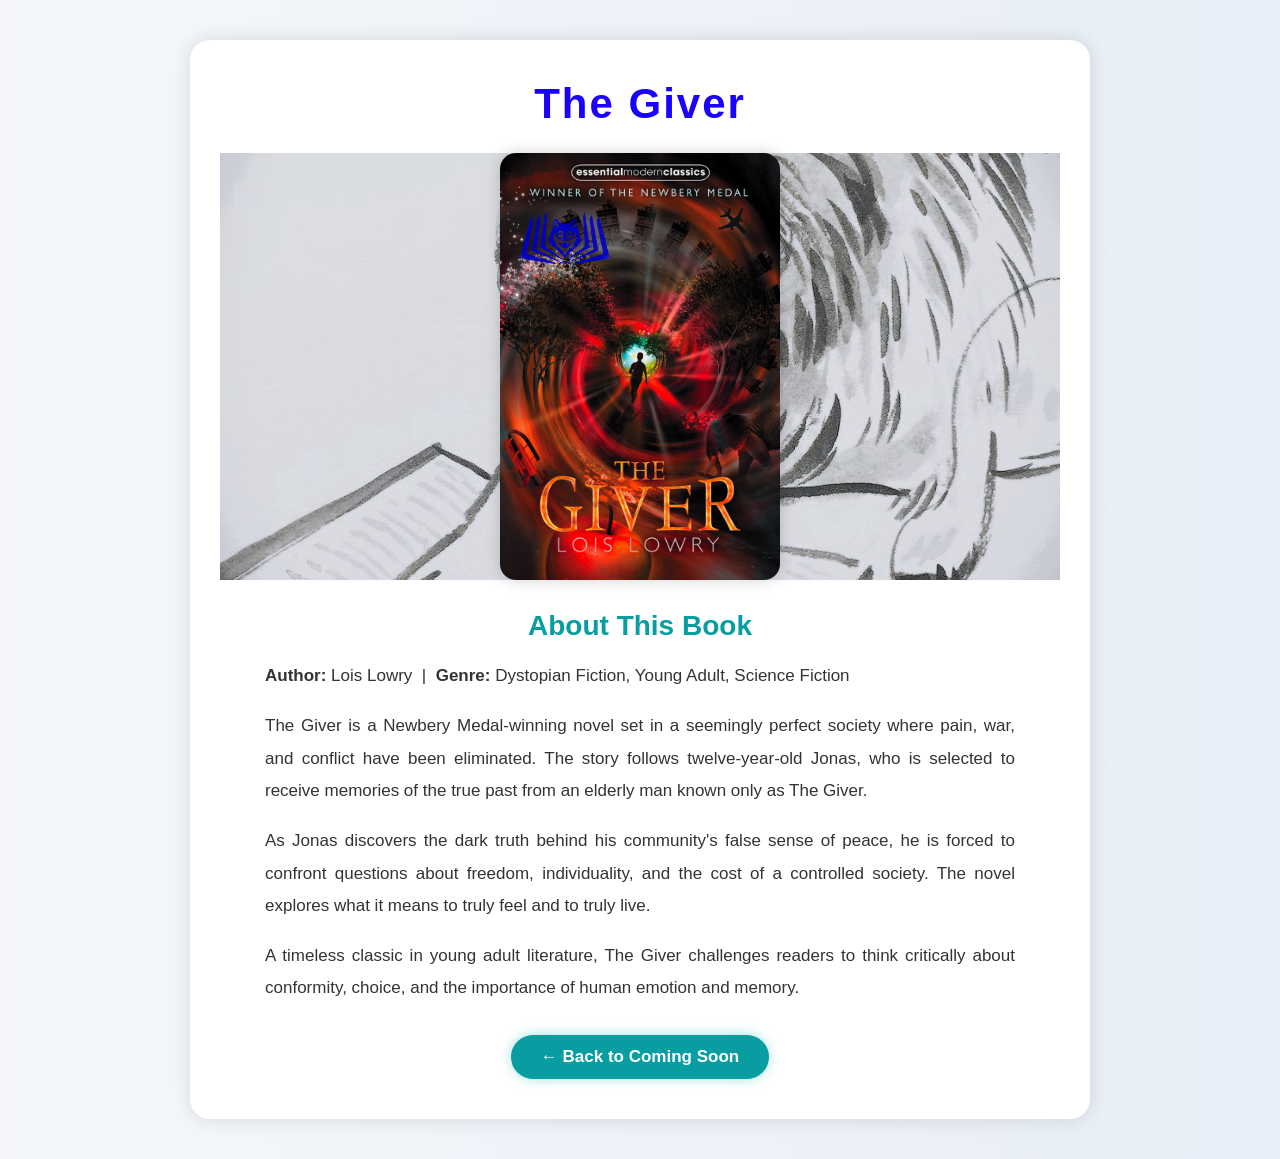
<file: arrivales_1.html>
<!DOCTYPE html>
<html lang="en">
<head>
  <meta charset="UTF-8" />
  <meta name="viewport" content="width=device-width, initial-scale=1.0" />
  <title>The Giver – ALPHA Book Store</title>
  <link rel="stylesheet" href="arrivales_1.css" />
</head>
<body>

  <div class="book-page">

    <h1 class="book-title">The Giver</h1>

    <div class="book-image-box">
      <img src="image/arrival_1.jpg" alt="The Giver Book Cover" class="book-image" />
    </div>

    <div class="book-content">
      <h2>About This Book</h2>
      <p><strong>Author:</strong> Lois Lowry &nbsp;|&nbsp; <strong>Genre:</strong> Dystopian Fiction, Young Adult, Science Fiction</p>

      <p>
        The Giver is a Newbery Medal-winning novel set in a seemingly perfect society where pain, war, 
        and conflict have been eliminated. The story follows twelve-year-old Jonas, who is selected 
        to receive memories of the true past from an elderly man known only as The Giver.
      </p>

      <p>
        As Jonas discovers the dark truth behind his community's false sense of peace, he is forced 
        to confront questions about freedom, individuality, and the cost of a controlled society. 
        The novel explores what it means to truly feel and to truly live.
      </p>

      <p>
        A timeless classic in young adult literature, The Giver challenges readers to think critically 
        about conformity, choice, and the importance of human emotion and memory.
      </p>
    </div>

    <div class="book-button-box">
      <a href="index.html#Arrivals">
        <button class="add-book-btn">← Back to Coming Soon</button>
      </a>
    </div>

  </div>

</body>
</html>
</file>
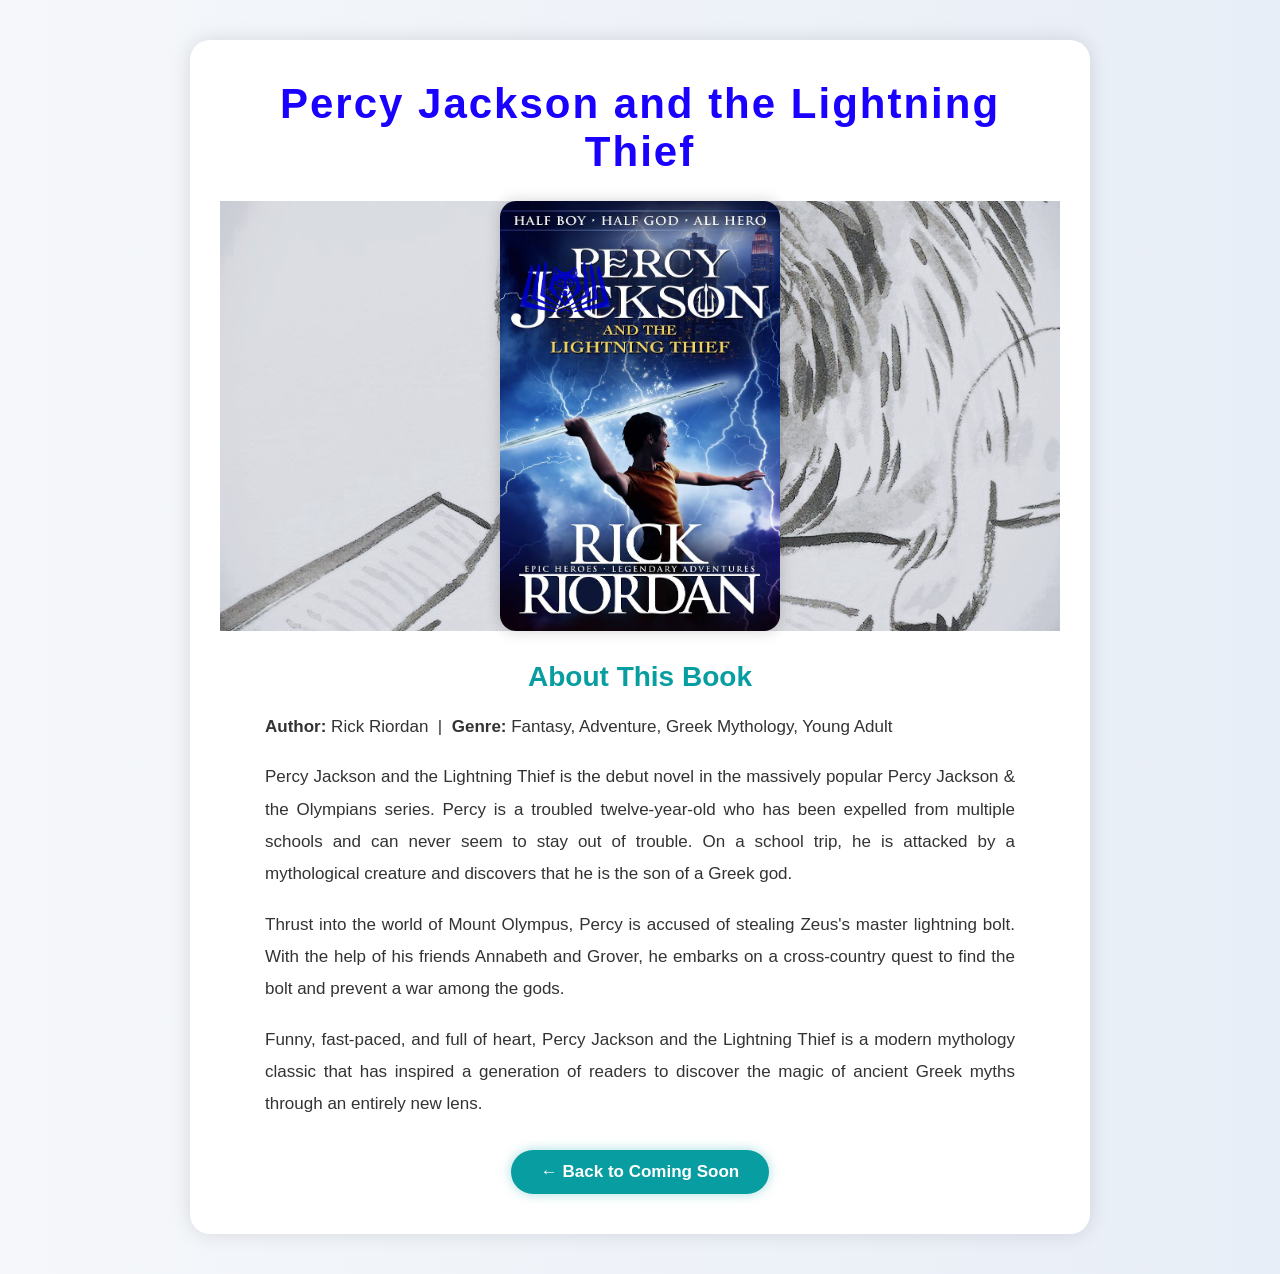
<file: arrivales_10.html>
<!DOCTYPE html>
<html lang="en">
<head>
  <meta charset="UTF-8" />
  <meta name="viewport" content="width=device-width, initial-scale=1.0" />
  <title>Percy Jackson and the Lightning Thief – ALPHA Book Store</title>
  <link rel="stylesheet" href="arrivales_1.css" />
</head>
<body>

  <div class="book-page">

    <h1 class="book-title">Percy Jackson and the Lightning Thief</h1>

    <div class="book-image-box">
      <img src="image/arrival_10.jpg" alt="Percy Jackson Book Cover" class="book-image" />
    </div>

    <div class="book-content">
      <h2>About This Book</h2>
      <p><strong>Author:</strong> Rick Riordan &nbsp;|&nbsp; <strong>Genre:</strong> Fantasy, Adventure, Greek Mythology, Young Adult</p>

      <p>
        Percy Jackson and the Lightning Thief is the debut novel in the massively popular 
        Percy Jackson &amp; the Olympians series. Percy is a troubled twelve-year-old who has 
        been expelled from multiple schools and can never seem to stay out of trouble. 
        On a school trip, he is attacked by a mythological creature and discovers that 
        he is the son of a Greek god.
      </p>

      <p>
        Thrust into the world of Mount Olympus, Percy is accused of stealing Zeus's master 
        lightning bolt. With the help of his friends Annabeth and Grover, he embarks on a 
        cross-country quest to find the bolt and prevent a war among the gods.
      </p>

      <p>
        Funny, fast-paced, and full of heart, Percy Jackson and the Lightning Thief is 
        a modern mythology classic that has inspired a generation of readers to discover 
        the magic of ancient Greek myths through an entirely new lens.
      </p>
    </div>

    <div class="book-button-box">
      <a href="index.html#Arrivals">
        <button class="add-book-btn">← Back to Coming Soon</button>
      </a>
    </div>

  </div>

</body>
</html>
</file>
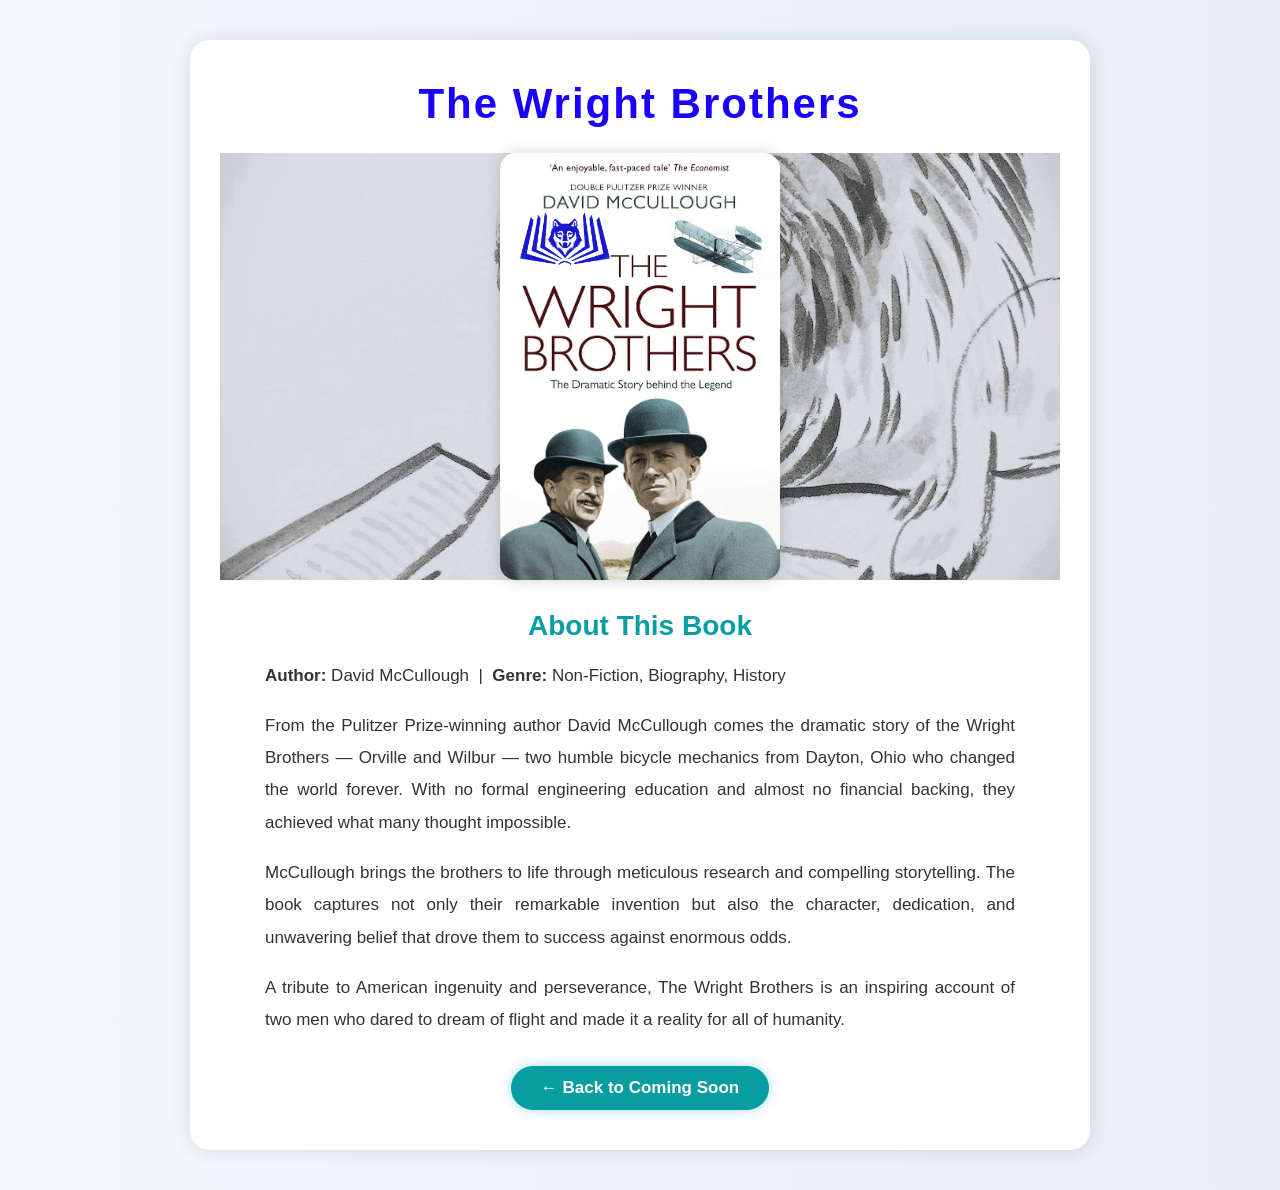
<file: arrivales_2.html>
<!DOCTYPE html>
<html lang="en">
<head>
  <meta charset="UTF-8" />
  <meta name="viewport" content="width=device-width, initial-scale=1.0" />
  <title>The Wright Brothers – ALPHA Book Store</title>
  <link rel="stylesheet" href="arrivales_1.css" />
</head>
<body>

  <div class="book-page">

    <h1 class="book-title">The Wright Brothers</h1>

    <div class="book-image-box">
      <img src="image/arrival_2.jpg" alt="The Wright Brothers Book Cover" class="book-image" />
    </div>

    <div class="book-content">
      <h2>About This Book</h2>
      <p><strong>Author:</strong> David McCullough &nbsp;|&nbsp; <strong>Genre:</strong> Non-Fiction, Biography, History</p>

      <p>
        From the Pulitzer Prize-winning author David McCullough comes the dramatic story of the Wright Brothers — 
        Orville and Wilbur — two humble bicycle mechanics from Dayton, Ohio who changed the world forever. 
        With no formal engineering education and almost no financial backing, they achieved what many thought impossible.
      </p>

      <p>
        McCullough brings the brothers to life through meticulous research and compelling storytelling. 
        The book captures not only their remarkable invention but also the character, dedication, 
        and unwavering belief that drove them to success against enormous odds.
      </p>

      <p>
        A tribute to American ingenuity and perseverance, The Wright Brothers is an inspiring account 
        of two men who dared to dream of flight and made it a reality for all of humanity.
      </p>
    </div>

    <div class="book-button-box">
      <a href="index.html#Arrivals">
        <button class="add-book-btn">← Back to Coming Soon</button>
      </a>
    </div>

  </div>

</body>
</html>
</file>
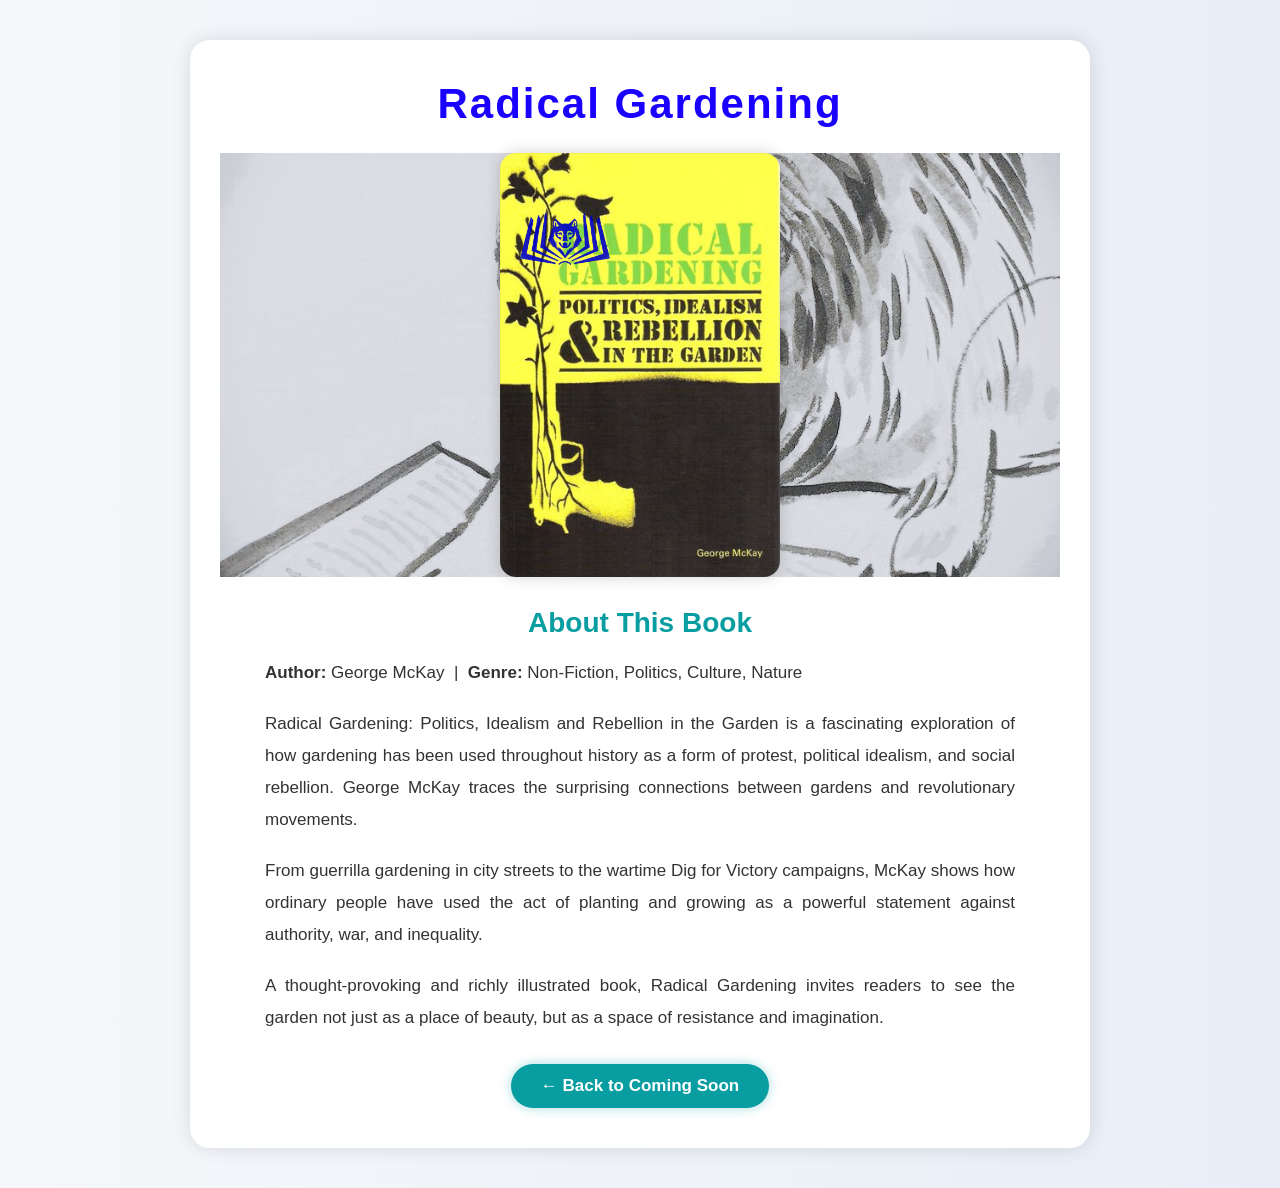
<file: arrivales_3.html>
<!DOCTYPE html>
<html lang="en">
<head>
  <meta charset="UTF-8" />
  <meta name="viewport" content="width=device-width, initial-scale=1.0" />
  <title>Radical Gardening – ALPHA Book Store</title>
  <link rel="stylesheet" href="arrivales_1.css" />
</head>
<body>

  <div class="book-page">

    <h1 class="book-title">Radical Gardening</h1>

    <div class="book-image-box">
      <img src="image/arrival_3.jpg" alt="Radical Gardening Book Cover" class="book-image" />
    </div>

    <div class="book-content">
      <h2>About This Book</h2>
      <p><strong>Author:</strong> George McKay &nbsp;|&nbsp; <strong>Genre:</strong> Non-Fiction, Politics, Culture, Nature</p>

      <p>
        Radical Gardening: Politics, Idealism and Rebellion in the Garden is a fascinating exploration 
        of how gardening has been used throughout history as a form of protest, political idealism, 
        and social rebellion. George McKay traces the surprising connections between gardens and 
        revolutionary movements.
      </p>

      <p>
        From guerrilla gardening in city streets to the wartime Dig for Victory campaigns, 
        McKay shows how ordinary people have used the act of planting and growing as a powerful 
        statement against authority, war, and inequality.
      </p>

      <p>
        A thought-provoking and richly illustrated book, Radical Gardening invites readers to 
        see the garden not just as a place of beauty, but as a space of resistance and imagination.
      </p>
    </div>

    <div class="book-button-box">
      <a href="index.html#Arrivals">
        <button class="add-book-btn">← Back to Coming Soon</button>
      </a>
    </div>

  </div>

</body>
</html>
</file>
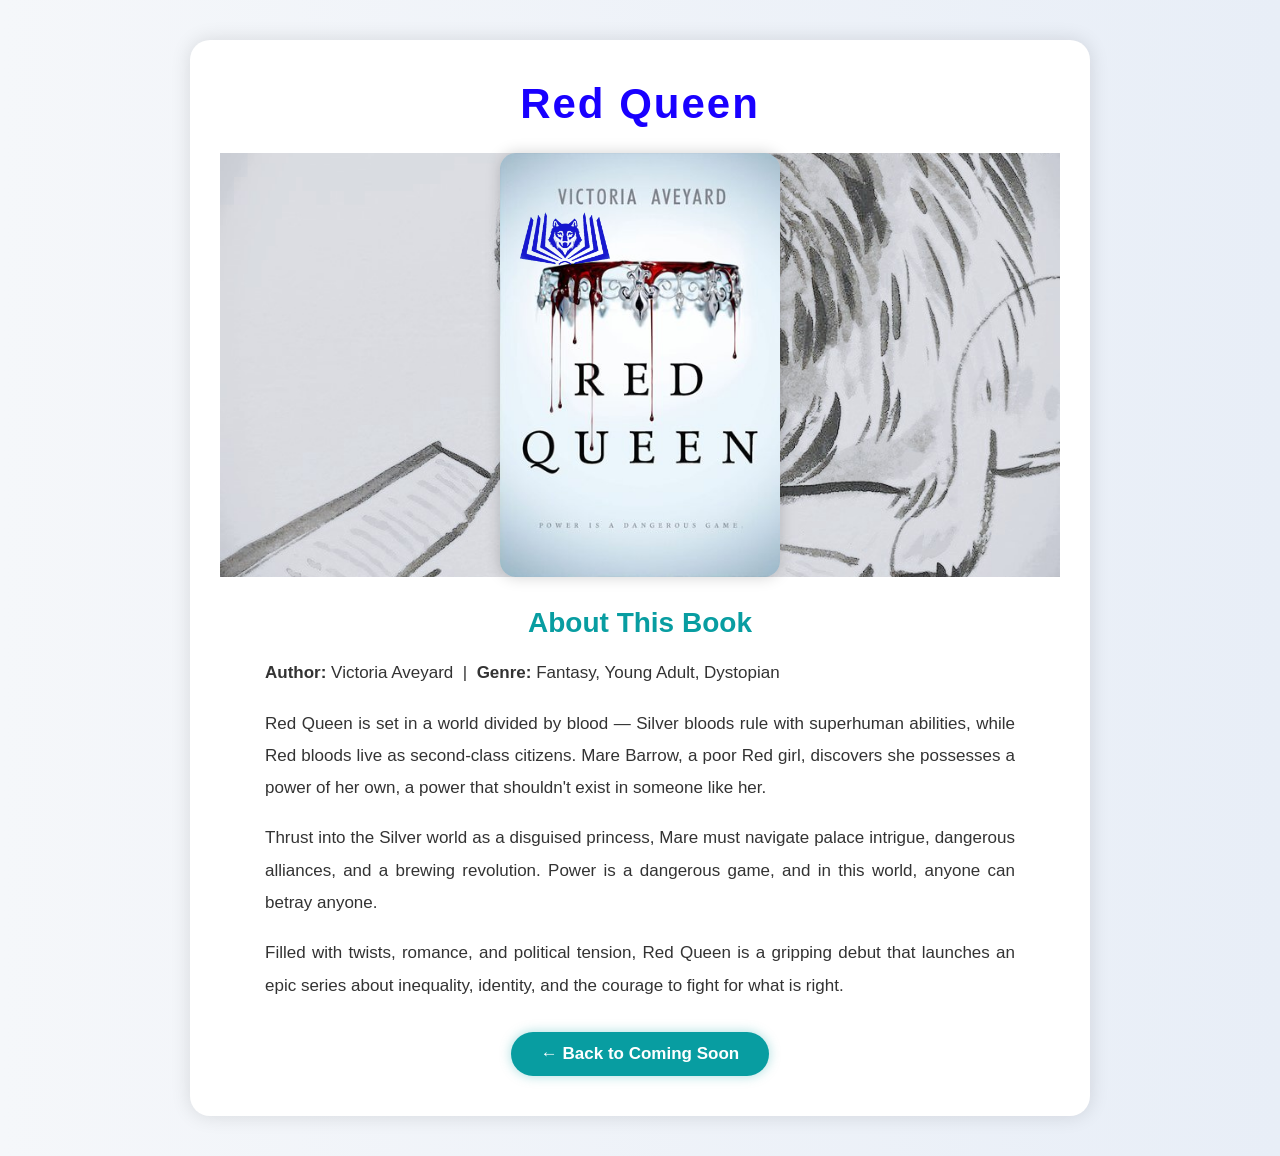
<file: arrivales_4.html>
<!DOCTYPE html>
<html lang="en">
<head>
  <meta charset="UTF-8" />
  <meta name="viewport" content="width=device-width, initial-scale=1.0" />
  <title>Red Queen – ALPHA Book Store</title>
  <link rel="stylesheet" href="arrivales_1.css" />
</head>
<body>

  <div class="book-page">

    <h1 class="book-title">Red Queen</h1>

    <div class="book-image-box">
      <img src="image/arrival_4.jpg" alt="Red Queen Book Cover" class="book-image" />
    </div>

    <div class="book-content">
      <h2>About This Book</h2>
      <p><strong>Author:</strong> Victoria Aveyard &nbsp;|&nbsp; <strong>Genre:</strong> Fantasy, Young Adult, Dystopian</p>

      <p>
        Red Queen is set in a world divided by blood — Silver bloods rule with superhuman abilities, 
        while Red bloods live as second-class citizens. Mare Barrow, a poor Red girl, discovers 
        she possesses a power of her own, a power that shouldn't exist in someone like her.
      </p>

      <p>
        Thrust into the Silver world as a disguised princess, Mare must navigate palace intrigue, 
        dangerous alliances, and a brewing revolution. Power is a dangerous game, and in this world, 
        anyone can betray anyone.
      </p>

      <p>
        Filled with twists, romance, and political tension, Red Queen is a gripping debut that 
        launches an epic series about inequality, identity, and the courage to fight for what is right.
      </p>
    </div>

    <div class="book-button-box">
      <a href="index.html#Arrivals">
        <button class="add-book-btn">← Back to Coming Soon</button>
      </a>
    </div>

  </div>

</body>
</html>
</file>
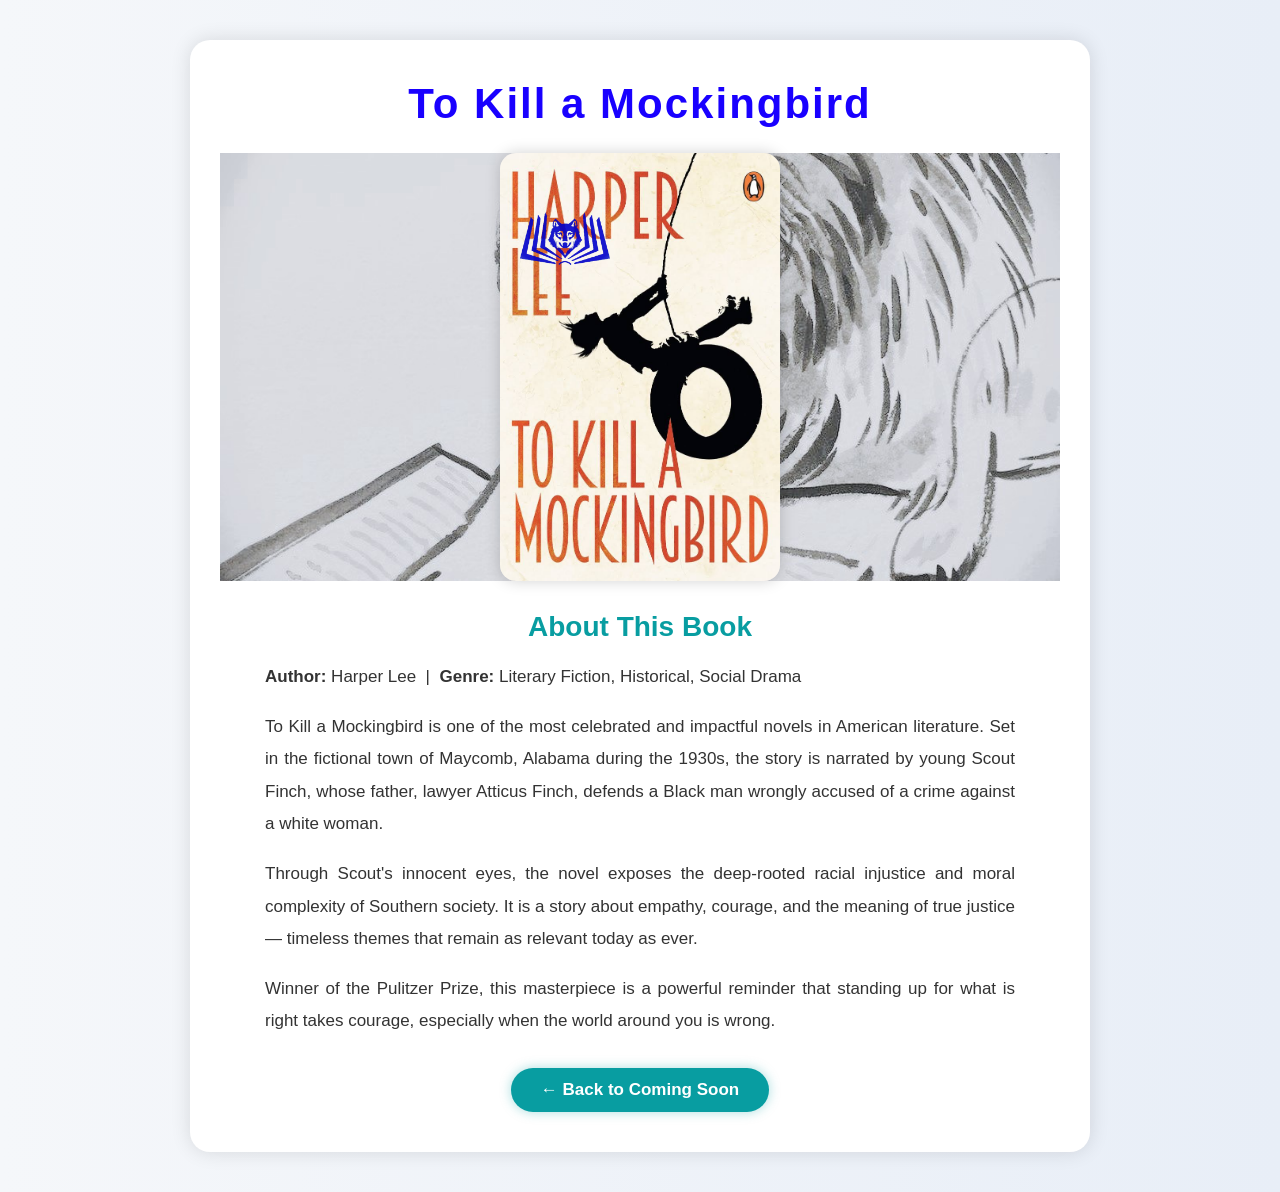
<file: arrivales_5.html>
<!DOCTYPE html>
<html lang="en">
<head>
  <meta charset="UTF-8" />
  <meta name="viewport" content="width=device-width, initial-scale=1.0" />
  <title>To Kill a Mockingbird – ALPHA Book Store</title>
  <link rel="stylesheet" href="arrivales_1.css" />
</head>
<body>

  <div class="book-page">

    <h1 class="book-title">To Kill a Mockingbird</h1>

    <div class="book-image-box">
      <img src="image/arrival_5.jpg" alt="To Kill a Mockingbird Book Cover" class="book-image" />
    </div>

    <div class="book-content">
      <h2>About This Book</h2>
      <p><strong>Author:</strong> Harper Lee &nbsp;|&nbsp; <strong>Genre:</strong> Literary Fiction, Historical, Social Drama</p>

      <p>
        To Kill a Mockingbird is one of the most celebrated and impactful novels in American literature. 
        Set in the fictional town of Maycomb, Alabama during the 1930s, the story is narrated by 
        young Scout Finch, whose father, lawyer Atticus Finch, defends a Black man wrongly accused 
        of a crime against a white woman.
      </p>

      <p>
        Through Scout's innocent eyes, the novel exposes the deep-rooted racial injustice and moral 
        complexity of Southern society. It is a story about empathy, courage, and the meaning of 
        true justice — timeless themes that remain as relevant today as ever.
      </p>

      <p>
        Winner of the Pulitzer Prize, this masterpiece is a powerful reminder that standing up 
        for what is right takes courage, especially when the world around you is wrong.
      </p>
    </div>

    <div class="book-button-box">
      <a href="index.html#Arrivals">
        <button class="add-book-btn">← Back to Coming Soon</button>
      </a>
    </div>

  </div>

</body>
</html>
</file>
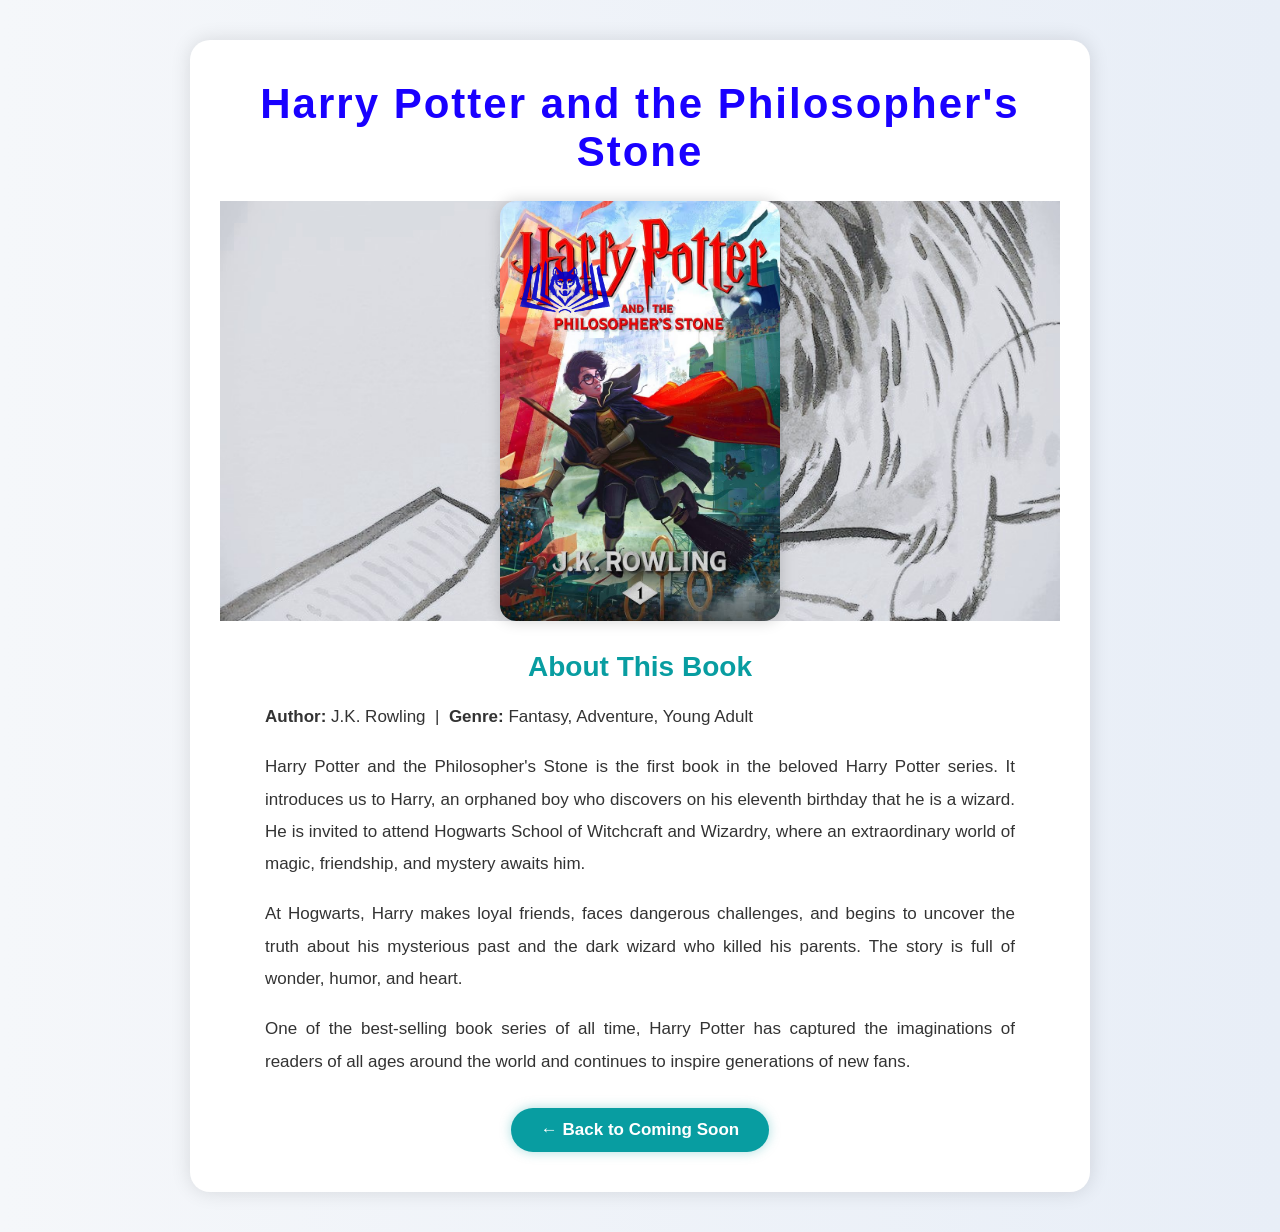
<file: arrivales_6.html>
<!DOCTYPE html>
<html lang="en">
<head>
  <meta charset="UTF-8" />
  <meta name="viewport" content="width=device-width, initial-scale=1.0" />
  <title>Harry Potter and the Philosopher's Stone – ALPHA Book Store</title>
  <link rel="stylesheet" href="arrivales_1.css" />
</head>
<body>

  <div class="book-page">

    <h1 class="book-title">Harry Potter and the Philosopher's Stone</h1>

    <div class="book-image-box">
      <img src="image/arrival_6.jpg" alt="Harry Potter Book Cover" class="book-image" />
    </div>

    <div class="book-content">
      <h2>About This Book</h2>
      <p><strong>Author:</strong> J.K. Rowling &nbsp;|&nbsp; <strong>Genre:</strong> Fantasy, Adventure, Young Adult</p>

      <p>
        Harry Potter and the Philosopher's Stone is the first book in the beloved Harry Potter series. 
        It introduces us to Harry, an orphaned boy who discovers on his eleventh birthday that he is 
        a wizard. He is invited to attend Hogwarts School of Witchcraft and Wizardry, where an 
        extraordinary world of magic, friendship, and mystery awaits him.
      </p>

      <p>
        At Hogwarts, Harry makes loyal friends, faces dangerous challenges, and begins to uncover 
        the truth about his mysterious past and the dark wizard who killed his parents. 
        The story is full of wonder, humor, and heart.
      </p>

      <p>
        One of the best-selling book series of all time, Harry Potter has captured the imaginations 
        of readers of all ages around the world and continues to inspire generations of new fans.
      </p>
    </div>

    <div class="book-button-box">
      <a href="index.html#Arrivals">
        <button class="add-book-btn">← Back to Coming Soon</button>
      </a>
    </div>

  </div>

</body>
</html>
</file>
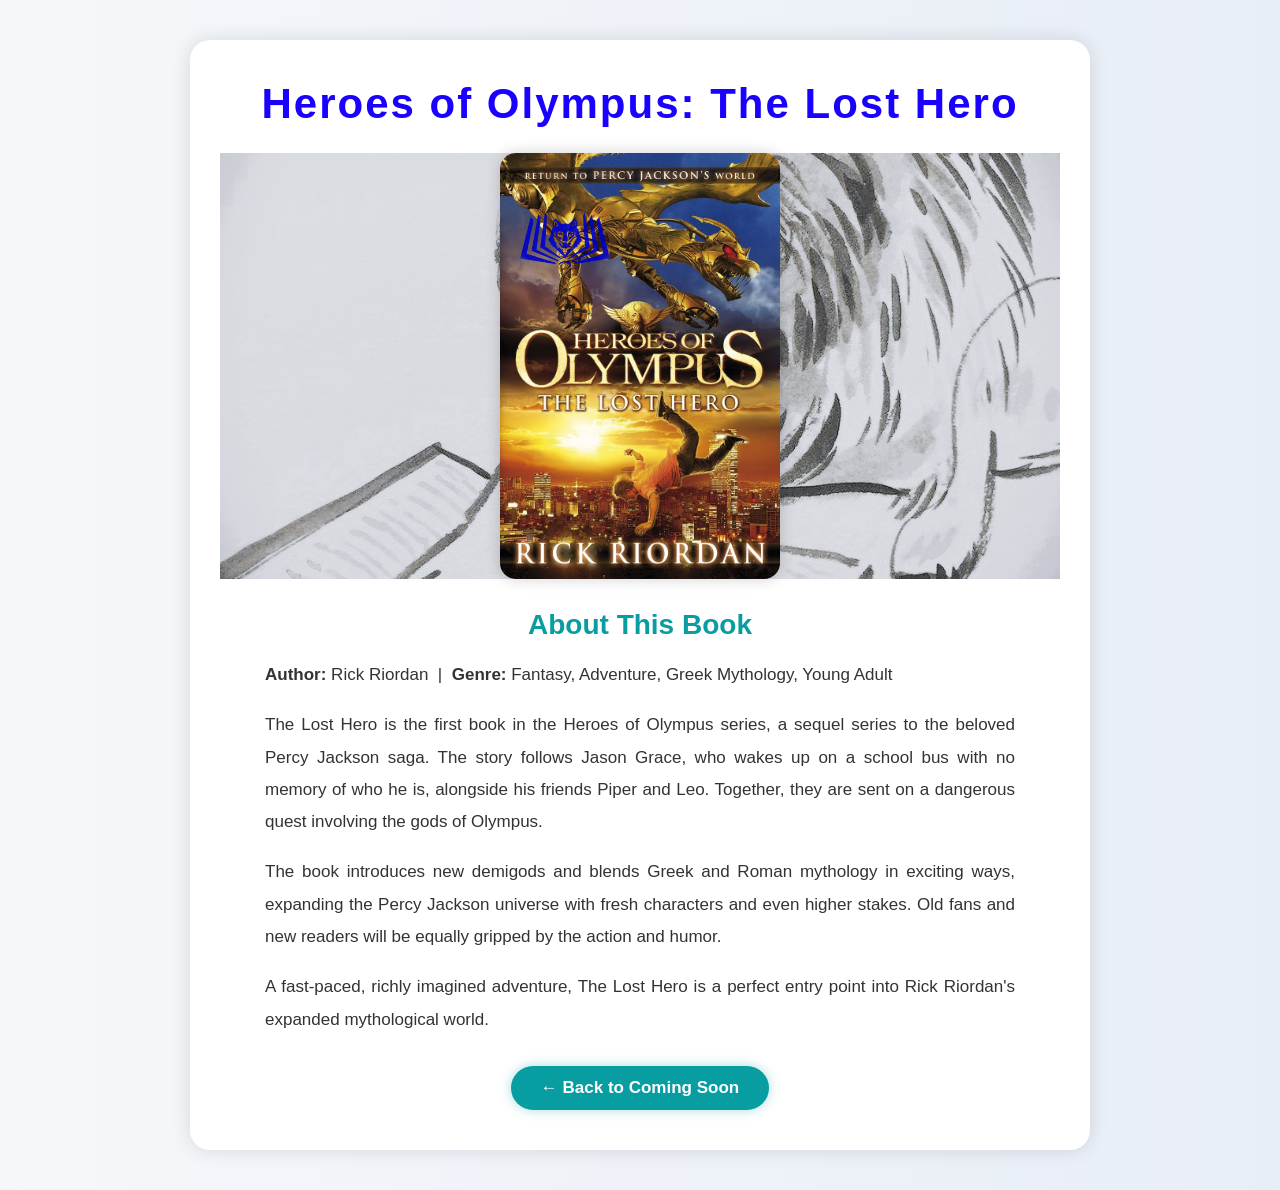
<file: arrivales_7.html>
<!DOCTYPE html>
<html lang="en">
<head>
  <meta charset="UTF-8" />
  <meta name="viewport" content="width=device-width, initial-scale=1.0" />
  <title>Heroes of Olympus: The Lost Hero – ALPHA Book Store</title>
  <link rel="stylesheet" href="arrivales_1.css" />
</head>
<body>

  <div class="book-page">

    <h1 class="book-title">Heroes of Olympus: The Lost Hero</h1>

    <div class="book-image-box">
      <img src="image/arrival_7.jpg" alt="The Lost Hero Book Cover" class="book-image" />
    </div>

    <div class="book-content">
      <h2>About This Book</h2>
      <p><strong>Author:</strong> Rick Riordan &nbsp;|&nbsp; <strong>Genre:</strong> Fantasy, Adventure, Greek Mythology, Young Adult</p>

      <p>
        The Lost Hero is the first book in the Heroes of Olympus series, a sequel series to the 
        beloved Percy Jackson saga. The story follows Jason Grace, who wakes up on a school bus 
        with no memory of who he is, alongside his friends Piper and Leo. Together, they are sent 
        on a dangerous quest involving the gods of Olympus.
      </p>

      <p>
        The book introduces new demigods and blends Greek and Roman mythology in exciting ways, 
        expanding the Percy Jackson universe with fresh characters and even higher stakes. 
        Old fans and new readers will be equally gripped by the action and humor.
      </p>

      <p>
        A fast-paced, richly imagined adventure, The Lost Hero is a perfect entry point 
        into Rick Riordan's expanded mythological world.
      </p>
    </div>

    <div class="book-button-box">
      <a href="index.html#Arrivals">
        <button class="add-book-btn">← Back to Coming Soon</button>
      </a>
    </div>

  </div>

</body>
</html>
</file>
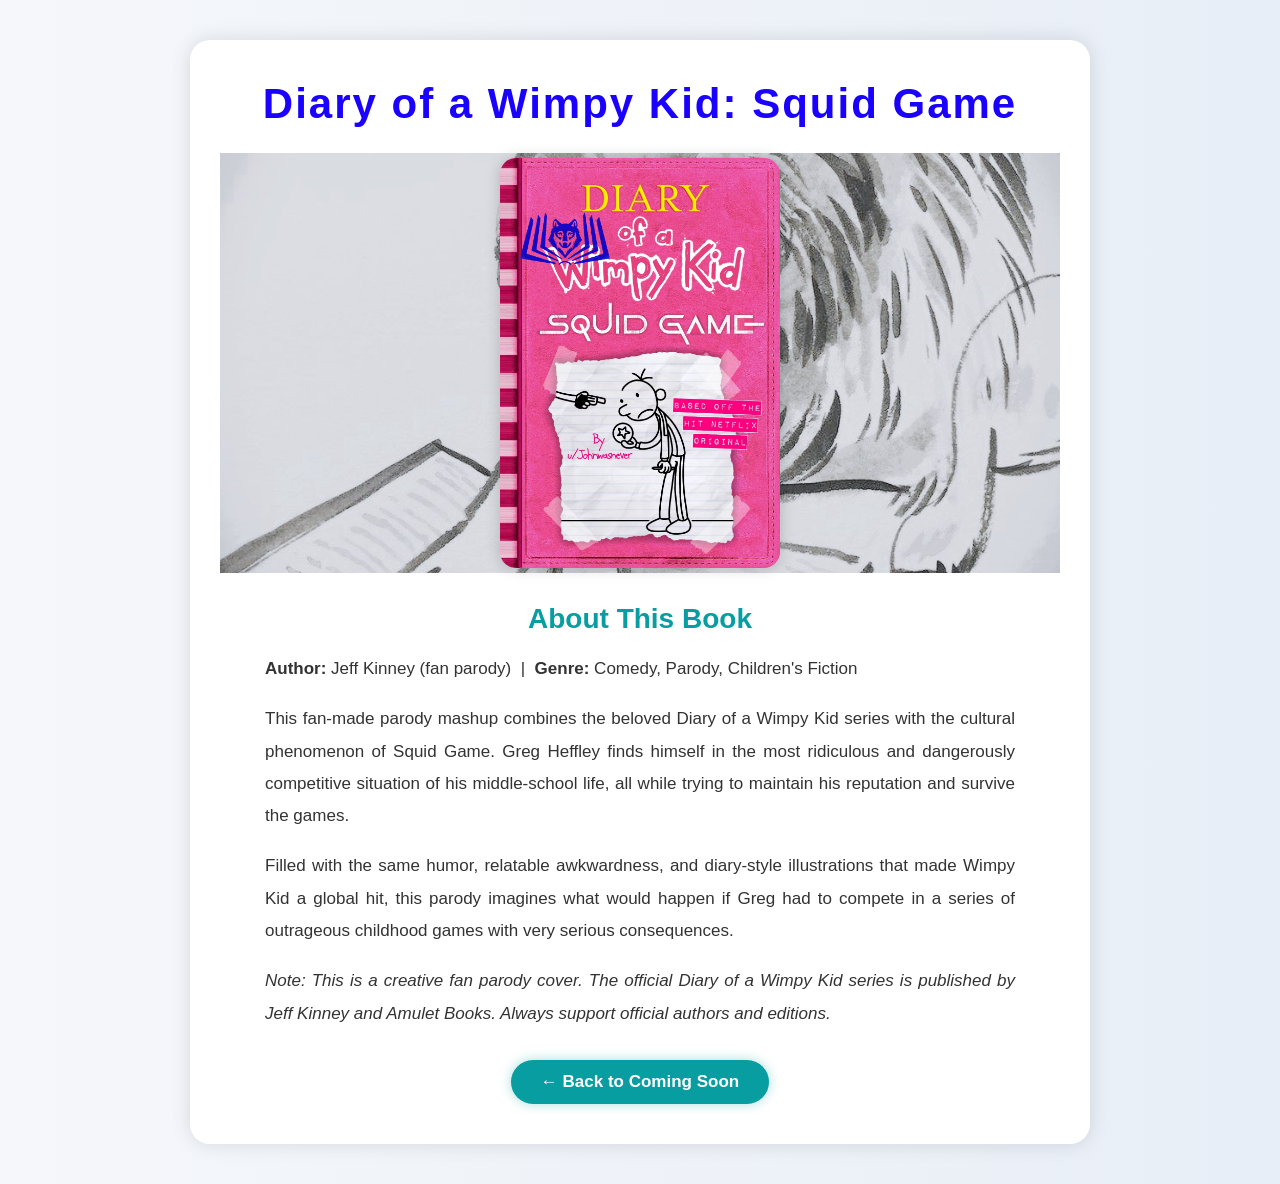
<file: arrivales_8.html>
<!DOCTYPE html>
<html lang="en">
<head>
  <meta charset="UTF-8" />
  <meta name="viewport" content="width=device-width, initial-scale=1.0" />
  <title>Diary of a Wimpy Kid: Squid Game – ALPHA Book Store</title>
  <link rel="stylesheet" href="arrivales_1.css" />
</head>
<body>

  <div class="book-page">

    <h1 class="book-title">Diary of a Wimpy Kid: Squid Game</h1>

    <div class="book-image-box">
      <img src="image/arrival_8.webp" alt="Diary of a Wimpy Kid Squid Game Cover" class="book-image" />
    </div>

    <div class="book-content">
      <h2>About This Book</h2>
      <p><strong>Author:</strong> Jeff Kinney (fan parody) &nbsp;|&nbsp; <strong>Genre:</strong> Comedy, Parody, Children's Fiction</p>

      <p>
        This fan-made parody mashup combines the beloved Diary of a Wimpy Kid series with the 
        cultural phenomenon of Squid Game. Greg Heffley finds himself in the most ridiculous 
        and dangerously competitive situation of his middle-school life, all while trying to 
        maintain his reputation and survive the games.
      </p>

      <p>
        Filled with the same humor, relatable awkwardness, and diary-style illustrations that 
        made Wimpy Kid a global hit, this parody imagines what would happen if Greg had to compete 
        in a series of outrageous childhood games with very serious consequences.
      </p>

      <p>
        <em>Note: This is a creative fan parody cover. The official Diary of a Wimpy Kid series 
        is published by Jeff Kinney and Amulet Books. Always support official authors and editions.</em>
      </p>
    </div>

    <div class="book-button-box">
      <a href="index.html#Arrivals">
        <button class="add-book-btn">← Back to Coming Soon</button>
      </a>
    </div>

  </div>

</body>
</html>
</file>
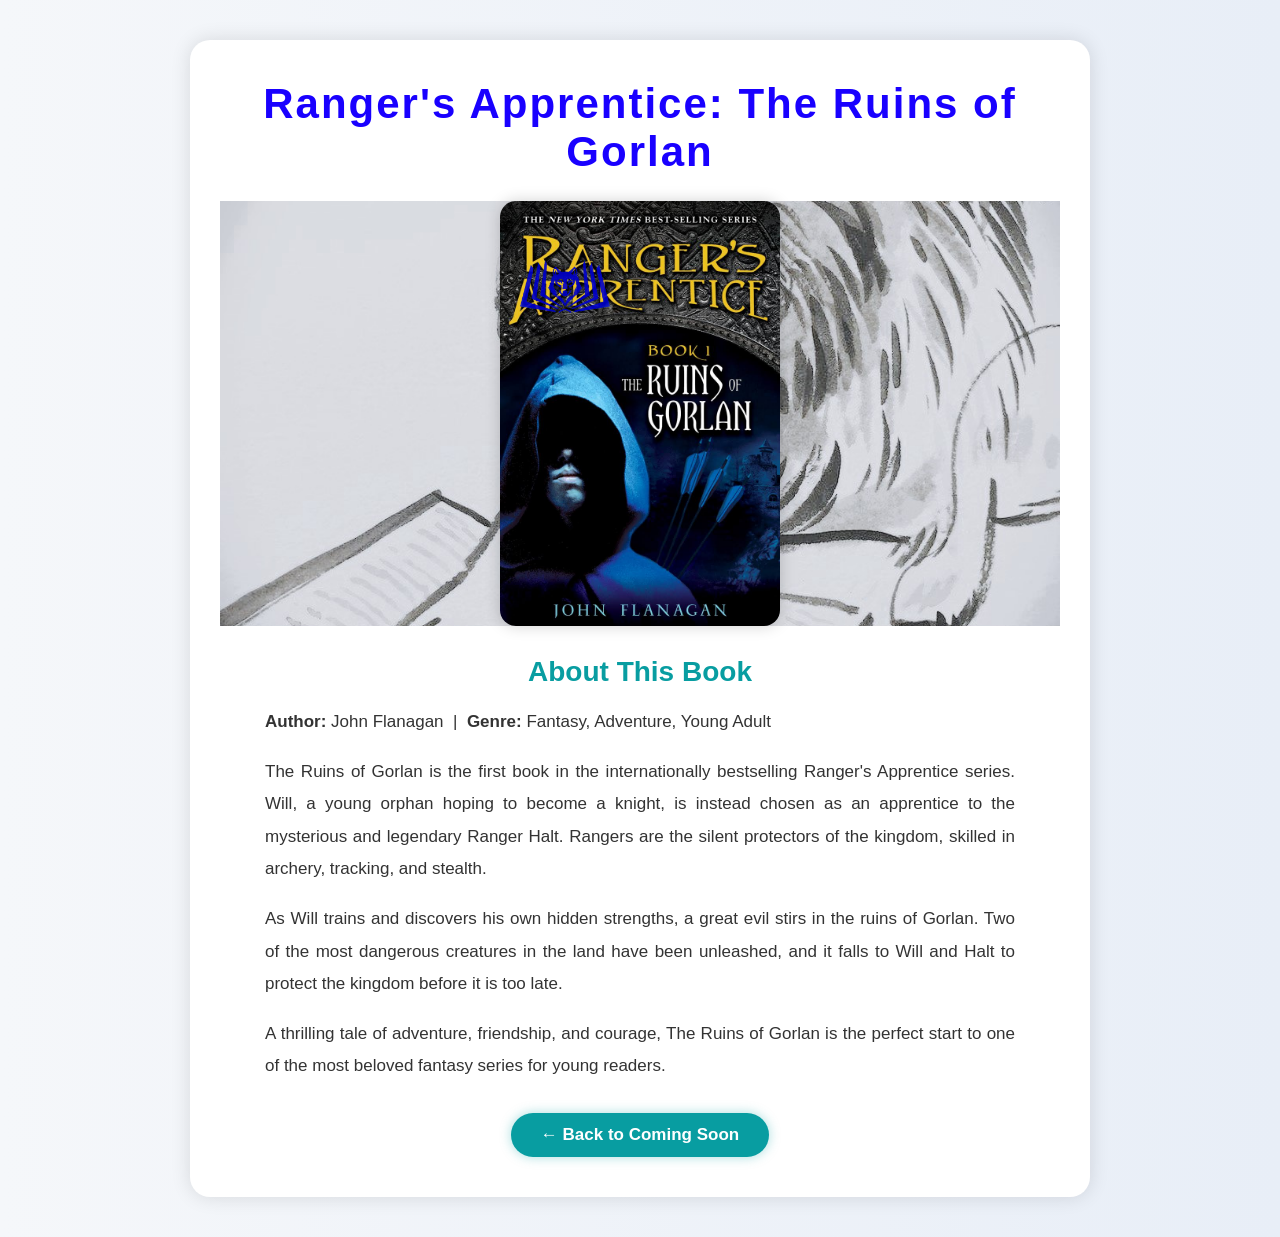
<file: arrivales_9.html>
<!DOCTYPE html>
<html lang="en">
<head>
  <meta charset="UTF-8" />
  <meta name="viewport" content="width=device-width, initial-scale=1.0" />
  <title>Ranger's Apprentice: The Ruins of Gorlan – ALPHA Book Store</title>
  <link rel="stylesheet" href="arrivales_1.css" />
</head>
<body>

  <div class="book-page">

    <h1 class="book-title">Ranger's Apprentice: The Ruins of Gorlan</h1>

    <div class="book-image-box">
      <img src="image/arrival_9.jpg" alt="The Ruins of Gorlan Book Cover" class="book-image" />
    </div>

    <div class="book-content">
      <h2>About This Book</h2>
      <p><strong>Author:</strong> John Flanagan &nbsp;|&nbsp; <strong>Genre:</strong> Fantasy, Adventure, Young Adult</p>

      <p>
        The Ruins of Gorlan is the first book in the internationally bestselling Ranger's Apprentice 
        series. Will, a young orphan hoping to become a knight, is instead chosen as an apprentice 
        to the mysterious and legendary Ranger Halt. Rangers are the silent protectors of the 
        kingdom, skilled in archery, tracking, and stealth.
      </p>

      <p>
        As Will trains and discovers his own hidden strengths, a great evil stirs in the ruins 
        of Gorlan. Two of the most dangerous creatures in the land have been unleashed, 
        and it falls to Will and Halt to protect the kingdom before it is too late.
      </p>

      <p>
        A thrilling tale of adventure, friendship, and courage, The Ruins of Gorlan is the 
        perfect start to one of the most beloved fantasy series for young readers.
      </p>
    </div>

    <div class="book-button-box">
      <a href="index.html#Arrivals">
        <button class="add-book-btn">← Back to Coming Soon</button>
      </a>
    </div>

  </div>

</body>
</html>
</file>
<file: arrivales_1.css>
*{
    margin: 0;
    padding: 0;
    box-sizing: border-box;
    font-family: sans-serif;
}

body{
    min-height: 100vh;
    background: linear-gradient(to right, #f5f7fa, #e8eef7);
    padding: 40px 20px;
}

.book-page{
    max-width: 900px;
    margin: 0 auto;
    background: #ffffff;
    border-radius: 20px;
    box-shadow: 0 0 20px rgba(0,0,0,0.12);
    padding: 40px 30px;
    text-align: center;
}

.book-title{
    font-size: 42px;
    color: #1900ff;
    margin-bottom: 25px;
    letter-spacing: 2px;
}
.book-image-box{
    position: relative;
    margin-bottom: 30px;
    display: flex;
    justify-content: center;
    align-items: center;
    min-height: 420px;
}
.book-image{
    width: 280px;
    max-width: 100%;
    border-radius: 16px;
    box-shadow: 0 0 15px rgba(0,0,0,0.18);
    transition: 0.3s;
    position: relative;
    z-index: 1;
}

.book-image-box{
    width: 100%;
    height: 100%;
    background-image: url( image/wolfe.jpg);
    background-size: cover;
    background-position: center;
}


/* Logo above the image */
.book-image-box::after{
    content: "";
    position: absolute;
    width: 90px;
    height: 90px;
    background: url("image/logo.png") no-repeat center;
    background-size: contain;
    opacity: 0.9;
    z-index: 200;
    top:40px;
    left: 300px;  
    pointer-events: none;
    filter: brightness(0.75) contrast(1.2);
}
.book-image{
    width: 280px;
    max-width: 100%;
    border-radius: 16px;
    box-shadow: 0 0 15px rgba(0,0,0,0.18);
    transition: 0.3s;
    position: relative;
    z-index: 1;
}

.book-image:hover{
    transform: scale(1.04);
}

.book-content{
    text-align: left;
    max-width: 750px;
    margin: 0 auto;
}

.book-content h2{
    font-size: 28px;
    color: #089da1;
    margin-bottom: 18px;
    text-align: center;
}

.book-content p{
    font-size: 17px;
    line-height: 1.9;
    color: #333;
    margin-bottom: 18px;
    text-align: justify;
}

.book-button-box{
    margin-top: 30px;
}

.add-book-btn{
    padding: 12px 30px;
    border: none;
    border-radius: 30px;
    background: #089da1;
    color: #fff;
    font-size: 17px;
    font-weight: bold;
    cursor: pointer;
    transition: 0.3s;
    box-shadow: 0 0 12px rgba(8,157,161,0.35);
}

.add-book-btn:hover{
    background: #1900ff;
    transform: translateY(-2px);
}
</file>
